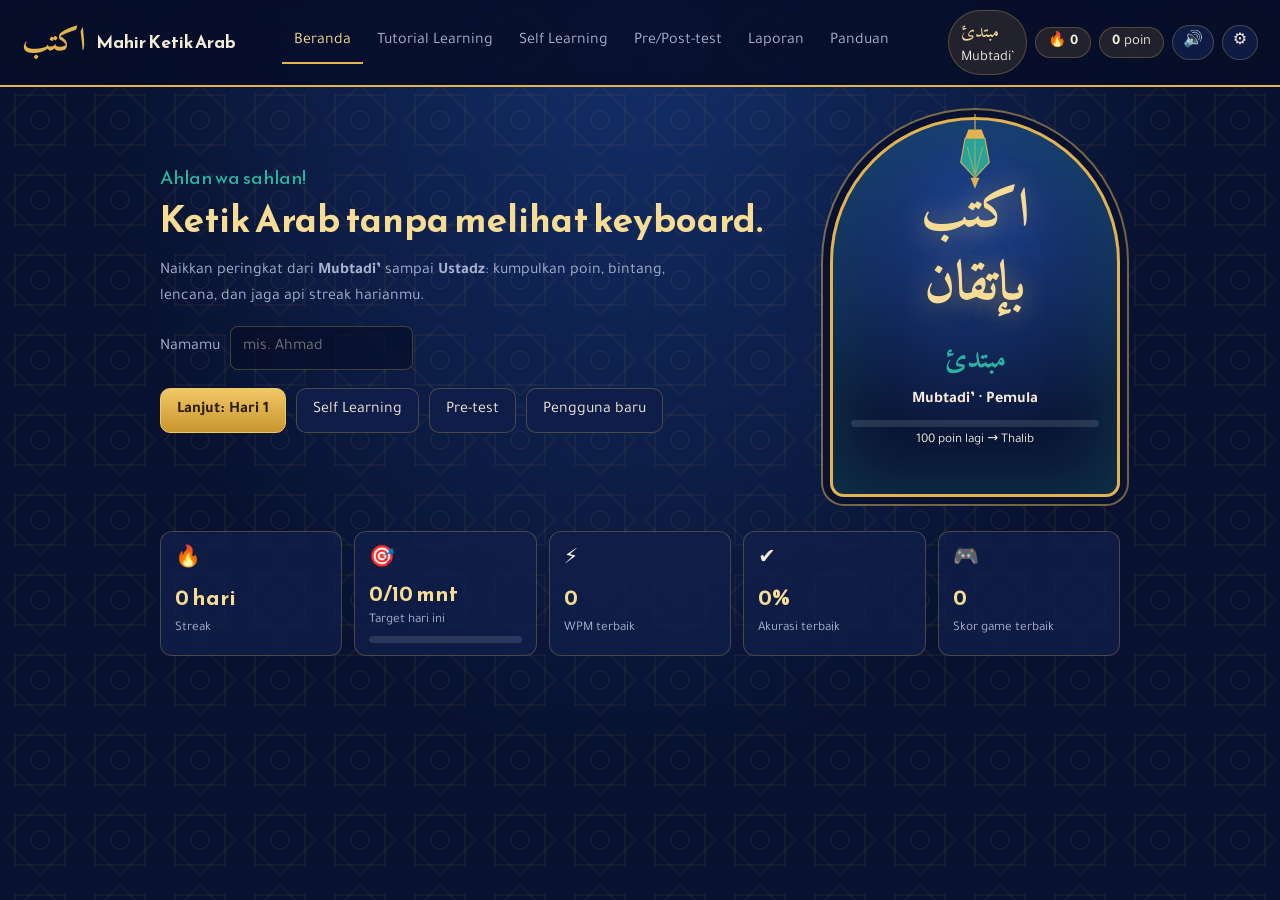
<file: arabic-touch-typing/index.html>
<!DOCTYPE html>
<html lang="id">
<head>
<meta charset="UTF-8">
<meta name="viewport" content="width=device-width, initial-scale=1">
<title>Mahir Ketik Arab – Arabic Touch Typing</title>
<link rel="stylesheet" href="https://fonts.googleapis.com/css2?family=Amiri:wght@400;700&family=Reem+Kufi:wght@500;700&family=Tajawal:wght@400;500;700&display=swap">
<link rel="stylesheet" href="css/style.css">
</head>
<body>
<header class="top">
  <div class="brand"><span class="brand-ar" lang="ar">اكتب</span><span class="brand-t">Mahir Ketik Arab</span></div>
  <nav id="nav">
    <button data-view="home" class="on">Beranda</button>
    <button data-view="tutorial">Tutorial Learning</button>
    <button data-view="self">Self Learning</button>
    <button data-view="test">Pre/Post-test</button>
    <button data-view="report">Laporan</button>
    <button data-view="guide">Panduan</button>
  </nav>
  <div class="tools">
    <span class="chip" id="rankChip"></span>
    <span class="chip" title="Streak harian">🔥 <b id="streakN">0</b></span>
    <span class="chip"><b id="pts">0</b> poin</span>
    <button class="icon" id="btnSound" title="Suara">🔊</button>
    <button class="icon" id="btnSet" title="Pengaturan">⚙</button>
  </div>
</header>

<main>
  <!-- BERANDA -->
  <section id="v-home" class="view">
    <div class="hero">
      <div>
        <p class="greet" id="greet"></p>
        <h1>Ketik Arab tanpa melihat keyboard.</h1>
        <p class="lead">Naikkan peringkat dari <b>Mubtadi’</b> sampai <b>Ustadz</b>: kumpulkan poin, bintang, lencana, dan jaga api streak harianmu.</p>
        <label class="name">Namamu <input id="nameIn" maxlength="24" placeholder="mis. Ahmad"></label>
        <div class="cta">
          <button class="primary" id="btnContinue">Lanjut latihan</button>
          <button data-go="self">Self Learning</button>
          <button data-go="test">Pre-test</button>
          <button id="btnNewUser">Pengguna baru</button>
        </div>
      </div>
      <div class="arch">
        <svg class="fanous" viewBox="0 0 40 80" width="44" aria-hidden="true"><line x1="20" y1="0" x2="20" y2="14" stroke="#e2b34f"/><path d="M14 14h12l3 8H11z" fill="#e2b34f"/><path d="M11 22h18l4 22-13 14L7 44z" fill="#2bb5a0" fill-opacity=".85" stroke="#e2b34f"/><path d="M20 24v32M13 30l7 26M27 30l-7 26" stroke="#e2b34f" stroke-opacity=".6" fill="none"/><path d="M16 58h8l-4 10z" fill="#e2b34f"/></svg>
        <div class="cal" lang="ar">اكتب<br>بإتقان</div>
        <div id="rankBox" class="rankbox"></div>
      </div>
    </div>
    <div id="stats" class="stats"></div>
  </section>

  <!-- TUTORIAL LEARNING (Level + Program 10 Hari) -->
  <section id="v-tutorial" class="view" hidden>
    <h1>Tutorial Learning</h1>
    <p class="lead">Belajar terarah: ikuti <b>Level 1–5</b> secara bertahap, atau jalankan <b>Program 10 Hari</b> (10 pertemuan sesuai modul, bisa diulang).</p>
    <div class="tabs"><button data-tab="lv" class="on">Level 1–5</button><button data-tab="plan">Program 10 Hari</button></div>
    <div id="tab-lv">
      <p class="note">Bintang: ★ akurasi ≥ 80%, ★★ ≥ 90%, ★★★ ≥ 95%.</p>
      <div id="levelList" class="levels"></div>
    </div>
    <div id="tab-plan" hidden>
      <p class="note">Klik sebuah hari untuk memilih materi pertemuannya. Materi pertemuan sebelumnya bisa dipilih lagi untuk diulang. Sesi berhenti otomatis setelah 10 menit, dan hari yang selesai tercentang.</p>
      <div id="planList" class="plan"></div>
    </div>
  </section>

  <!-- SELF LEARNING (game 5 level) -->
  <section id="v-self" class="view" hidden>
    <h1>Self Learning</h1>
    <p class="lead">Satu game untuk setiap level. Pilih level, lalu mainkan sendiri. Skor terbaik: <b id="gBest">0</b></p>
    <div id="selfList" class="levels"></div>
    <div id="gameWrap" hidden>
      <div class="cta"><button id="gameBack">← Pilih game</button></div>
      <div class="gamewrap"><canvas id="gameCv"></canvas><div id="gameOverlay" class="overlay" hidden></div></div>
      <div class="finishbar"><button id="gameFinish" class="danger">Selesai</button></div>
    </div>
  </section>

  <!-- TEST -->
  <section id="v-test" class="view" hidden>
    <h1>Pre-test &amp; Post-test</h1>
    <p class="lead">Ketik <b>satu paragraf</b> yang sama pada pre-test dan post-test (maksimal 3 menit). Waktu mulai berjalan saat huruf pertama diketik. Hasilnya dibandingkan di Laporan.</p>
    <div class="cta"><button class="primary" id="btnPre">Pre-test</button><button id="btnPost">Post-test</button></div>
    <div id="testStatus" class="note"></div>
  </section>

  <!-- LAPORAN -->
  <section id="v-report" class="view" hidden>
    <h1>Laporan evaluasi</h1>
    <p id="repName" class="lead"></p>
    <div id="cmp"></div>
    <h2>Grafik kemajuan</h2>
    <div id="chart"></div>
    <h2>Lencana</h2>
    <div id="badges" class="badges"></div>
    <h2>Riwayat sesi</h2>
    <div id="history"></div>
    <div class="cta"><button id="btnCsv">Unduh CSV</button><button id="btnPrint">Cetak laporan</button><button class="danger" id="btnNewUser2">Ganti pengguna</button></div>
  </section>

  <!-- PANDUAN -->
  <section id="v-guide" class="view" hidden>
    <h1>Panduan &amp; cara kerja</h1>
    <details open><summary>Cara memakai (langkah demi langkah)</summary>
      <ol><li>Isi namamu di Beranda.</li><li>Kerjakan <b>Pre-test</b> (satu paragraf, maks. 3 menit) untuk mengukur kemampuan awal.</li><li>Berlatih lewat <b>Tutorial Learning</b> (Level 1–5 atau Program 10 Hari) dan <b>Self Learning</b> (game tiap level).</li><li>Di halaman mengetik, klik kotak ketik, lalu ketik sesuai teks Arab di atasnya. Timer mulai saat huruf pertama diketik.</li><li>Setelah latihan (mis. 10 hari), kerjakan <b>Post-test</b> dengan paragraf yang sama dan lihat perbandingannya di <b>Laporan</b>.</li></ol></details>
    <details><summary>Sistem keyboard: bawaan vs sistem</summary>
      <p><b>Keyboard Arab bawaan (default):</b> situs mengubah tombol fisikmu menjadi huruf Arab sesuai peta Arabic 101. Tekan <b>F</b> keluar ب, <b>J</b> keluar ت, dan seterusnya. Tanda kecil di tiap tombol layar menunjukkan tombol Latin yang harus ditekan. <b>Shift</b> + tombol menghasilkan harakat (mis. Shift+Q = fathah) dan tanda baca.</p>
      <p><b>Keyboard sistem:</b> pakai layout Arabic (101) dari Windows/Linux/Mac (Win+Spasi). Ubah di ⚙ Pengaturan jika kamu ingin berlatih dengan keyboard sistem asli.</p>
      <p>Tombol di layar juga bisa diklik/diketuk (berguna di HP).</p></details>
    <details><summary>Posisi jari (touch typing)</summary>
      <p>Letakkan jari di <b>home row</b>: ش س ي ب (tangan kiri) dan ت ن م ك (tangan kanan). Tombol <b>F</b> dan <b>J</b> adalah penanda untuk telunjuk. Warna garis di bawah tiap tombol menunjukkan jari:</p>
      <p class="legend"><span class="f0">Kelingking</span><span class="f1">Jari manis</span><span class="f2">Jari tengah</span><span class="f3">Telunjuk</span><span class="f4">Jempol (spasi)</span></p></details>
    <details><summary>Rumus penilaian</summary>
      <ul><li><b>WPM</b> = karakter diketik ÷ 5 ÷ menit</li><li><b>CPM</b> = seluruh karakter ÷ menit</li><li><b>Correct CPM</b> = karakter benar ÷ menit</li><li><b>Akurasi</b> = karakter benar ÷ total × 100%</li><li><b>Kesalahan</b> = karakter salah ÷ total × 100%</li></ul>
      <p>Karakter dibandingkan per posisi dengan teks sumber. Menghapus (Backspace) dan memperbaiki diperbolehkan; yang dihitung adalah hasil akhir.</p></details>
    <details><summary>Poin, bintang, peringkat, lencana, streak</summary>
      <ul><li><b>Poin</b> = (Correct CPM × akurasi) ÷ 10 + 5 per bintang + 1 per 10 combo + 10 jika lebih baik dari sesi sebelumnya. Tes memberi 20 poin.</li><li><b>Bintang</b>: ★ ≥ 80%, ★★ ≥ 90%, ★★★ ≥ 95%.</li><li><b>Peringkat</b>: Mubtadi’ (0) → Thalib (100) → Katib (300) → Adib (700) → Khattat (1500) → Ustadz (3000).</li><li><b>Combo</b>: jumlah huruf benar beruntun. Combo 50 membuka lencana.</li><li><b>Streak</b>: berlatih tiap hari menambah 🔥. Lewat sehari, streak mulai lagi dari 1.</li><li><b>Lencana</b>: lihat syarat di halaman Laporan; contoh “Teliti” = akurasi ≥ 95%.</li></ul></details>
    <details><summary>Mode latihan</summary>
      <ul><li><b>Tutorial Learning › Level 1–5</b>: huruf → kata pendek 2–3 huruf (tangan kiri → tangan kanan → gabungan) → kata → kalimat → paragraf.</li><li><b>Self Learning</b>: satu game per level: <b>Hujan Huruf</b> (L1), <b>Tebak Gambar</b> (L2), <b>Bom Waktu</b> (L3), <b>Pelari Rintangan</b> (L4), dan <b>Balapan Paragraf</b> melawan robot (L5). Tombol <b>Selesai</b> di bagian bawah mengakhiri sesi setelah konfirmasi, dan hasil sampai saat itu tetap dihitung.</li><li><b>Tutorial Learning › Program 10 Hari</b>: tiap hari = satu pertemuan modul: 1–5 huruf per kelompok jari, 6 huruf acak, 7 dua dan tiga huruf, 8 empat huruf atau lebih, 9 kalimat (tanpa dan dengan harakat), 10 teks bertingkat dan post-test. Klik hari untuk memilih materi, dan pilih nomor pertemuan sebelumnya untuk mengulang.</li><li><b>Pre/Post-test</b>: satu paragraf yang sama, maks. 3 menit, hasilnya masuk Laporan.</li></ul></details>
    <details><summary>Tips &amp; tanya-jawab</summary>
      <ul><li>Utamakan akurasi dulu, kecepatan akan menyusul.</li><li>Jangan melirik keyboard; lihat teks di layar.</li><li>Berlatih 10–15 menit tiap hari lebih efektif daripada sekali lama.</li><li><b>Data disimpan di mana?</b> Hanya di browser perangkat ini, tanpa database dan tanpa server. Bila ada orang lain yang mau memakai, tekan <b>Pengguna baru</b> (Beranda) atau <b>Ganti pengguna</b> (Laporan): semua data pengguna sebelumnya dihapus dan tidak bisa dikembalikan. Unduh CSV atau cetak laporan dulu bila masih dibutuhkan.</li><li><b>Teks tidak bisa ditempel (paste)?</b> Memang dinonaktifkan agar tes adil.</li></ul></details>
  </section>

  <!-- AREA MENGETIK -->
  <section id="v-stage" class="view" hidden>
    <div class="stagebar">
      <button id="btnBack">← Keluar</button>
      <div id="stTitle" class="st-title"></div>
      <div class="live"><span>Waktu <b id="lvTime">0:00</b></span><span>WPM <b id="lvWpm">0</b></span><span>Akurasi <b id="lvAcc">100%</b></span><span id="combo" class="combo"></span></div>
    </div>
    <div class="bar"><i id="prog"></i></div>
    <div id="race" class="race" hidden><div><span>Kamu</span><b><i id="raceMe"></i></b></div><div><span>Robot 🤖</span><b><i id="raceBot"></i></b></div></div>
    <div id="kbWarn" class="warn" hidden>Huruf Latin terdeteksi. Aktifkan “Keyboard Arab bawaan” di ⚙ Pengaturan atau ganti keyboard sistem ke Arabic.</div>
    <div id="target" class="target" dir="rtl" lang="ar"></div>
    <textarea id="input" class="input" dir="rtl" lang="ar" rows="3" spellcheck="false" autocomplete="off" autocapitalize="off" placeholder="اكتب هنا… (klik di sini lalu ketik)"></textarea>
    <div id="kb" class="kb" dir="ltr"></div>
    <p class="note">Mode: <b id="kbModeLbl"></b> · ubah di ⚙ · tanda kecil di tombol = tombol Latin yang ditekan · garis putus-putus = tahan Shift</p>
    <div class="finishbar"><button id="btnFinish" class="danger">Selesai</button></div>
  </section>
</main>

<!-- HASIL -->
<div id="result" class="modal" hidden><div class="card">
  <div id="rStars" class="stars"></div>
  <h2 id="rTitle">Hasil</h2>
  <div id="rGrid" class="rgrid"></div>
  <p id="rExtra" class="extra"></p>
  <div class="cta"><button class="primary" id="rAgain">Ulangi</button><button id="rClose">Selesai</button></div>
</div></div>

<!-- GANTI PENGGUNA -->
<div id="newUser" class="modal" hidden><div class="card">
  <h2>Ganti pengguna?</h2>
  <p>Semua data pengguna ini di perangkat ini akan <b>dihapus</b>: nama, poin, peringkat, lencana, riwayat sesi, serta hasil pre-test dan post-test. Data tidak bisa dikembalikan, dan pengguna berikutnya mulai dari awal.</p>
  <p class="note">Simpan dulu laporannya kalau masih dibutuhkan.</p>
  <div class="cta"><button id="nuCsv">Unduh laporan (CSV)</button><button id="nuPrint">Cetak laporan</button></div>
  <div class="cta"><button class="danger" id="nuYes">Ya, hapus dan mulai pengguna baru</button><button class="primary" id="nuNo">Batal</button></div>
</div></div>

<!-- KONFIRMASI SELESAI -->
<div id="confirm" class="modal" hidden><div class="card">
  <h2>Selesaikan sekarang?</h2>
  <p id="cfText">Apakah Anda yakin ingin menyelesaikannya? Hasil sampai saat ini akan dihitung.</p>
  <div class="cta"><button class="danger" id="cfYes">Ya, selesaikan</button><button class="primary" id="cfNo">Lanjutkan</button></div>
</div></div>

<!-- PILIH MATERI PERTEMUAN -->
<div id="meet" class="modal" hidden><div class="card wide">
  <h2 id="mTitle"></h2>
  <p class="note" id="mSub"></p>
  <div class="chips" id="mChips"></div>
  <div id="mOpts" class="levels"></div>
  <p class="note" id="mPr"></p>
  <div class="cta"><button id="mClose">Tutup</button></div>
</div></div>

<!-- PENGATURAN -->
<div id="settings" class="modal" hidden><div class="card">
  <h2>Pengaturan</h2>
  <label class="fld">Nama <input id="sName" maxlength="24"></label>
  <label class="fld">Mode keyboard
    <select id="sKb"><option value="builtin">Keyboard Arab bawaan situs (disarankan)</option><option value="system">Keyboard sistem (Arabic 101)</option></select></label>
  <label class="chk"><input type="checkbox" id="sSound"> Efek suara</label>
  <label class="chk"><input type="checkbox" id="sShowKb"> Tampilkan papan tombol &amp; petunjuk tombol</label>
  <div class="cta"><button class="primary" id="sClose">Simpan</button><button class="danger" id="sReset">Ganti pengguna (hapus data)</button></div>
</div></div>

<script src="js/data.js"></script>
<script src="js/engine.js"></script>
<script src="js/game.js"></script>
<script src="js/app.js"></script>
</body>
</html>
</file>
<file: arabic-touch-typing/css/style.css>
:root{--night:#081230;--night2:#0e1d45;--card:rgba(16,31,74,.82);--gold:#e2b34f;--gold2:#f6dc94;--teal:#2bb5a0;--ink:#f3ecd8;--mut:#a9b3d1;--line:rgba(226,179,79,.28);--ok:#5fdca0;--bad:#ff7b7b;--okbg:rgba(95,220,160,.14);--badbg:rgba(255,123,123,.18)}
*{box-sizing:border-box}
body{margin:0;color:var(--ink);font:16px/1.6 Tajawal,system-ui,sans-serif;min-height:100vh;
 background:radial-gradient(ellipse at top,#14306b 0,var(--night) 60%) fixed,var(--night)}
body::before{content:"";position:fixed;inset:0;pointer-events:none;opacity:.9;
 background-image:url("data:image/svg+xml,%3Csvg xmlns='http://www.w3.org/2000/svg' width='80' height='80' viewBox='0 0 80 80'%3E%3Cg fill='none' stroke='%23e2b34f' stroke-opacity='.10' stroke-width='1.2'%3E%3Crect x='15' y='15' width='50' height='50'/%3E%3Crect x='15' y='15' width='50' height='50' transform='rotate(45 40 40)'/%3E%3Ccircle cx='40' cy='40' r='9'/%3E%3C/g%3E%3C/svg%3E")}
header,main{position:relative}
h1,h2,.brand-t,.cal,.greet{font-family:"Reem Kufi",Tajawal,sans-serif}
h1{font-size:2.3rem;line-height:1.25;margin:.1em 0 .4em;color:var(--gold2)}
h2{margin:1.8em 0 .7em;color:var(--gold);font-size:1.4rem}
.ar,[lang=ar]{font-family:Amiri,"Traditional Arabic",serif}
.top{display:flex;flex-wrap:wrap;gap:10px 18px;align-items:center;justify-content:space-between;padding:10px 22px;background:rgba(6,14,40,.9);border-bottom:2px solid var(--gold);backdrop-filter:blur(6px);position:sticky;top:0;z-index:5}
.brand{display:flex;align-items:center;gap:10px}.brand-ar{font:700 2rem Amiri,serif;color:var(--gold)}.brand-t{font-weight:700;font-size:1.1rem}
nav{display:flex;flex-wrap:wrap;gap:2px}
nav button{background:transparent;color:var(--mut);border:0;padding:8px 12px;border-radius:8px;cursor:pointer;font:inherit;border-bottom:2px solid transparent;border-radius:0}
nav button:hover{color:var(--ink)}nav button.on{color:var(--gold2);border-bottom-color:var(--gold)}
.tools{display:flex;gap:8px;align-items:center;flex-wrap:wrap}
.chip{background:rgba(226,179,79,.12);border:1px solid var(--line);border-radius:99px;padding:3px 12px;font-size:.92rem}
.chip .ar{font-size:1.15rem;color:var(--gold2)}
button.icon{padding:4px 10px;border-radius:99px;font-size:1rem}
main{max-width:1000px;margin:0 auto;padding:30px 20px 70px}
.lead{color:var(--mut);max-width:62ch}.note{color:var(--mut);font-size:.88rem;max-width:80ch;margin-top:16px}
button{font:inherit;border:1px solid var(--line);background:rgba(16,31,74,.9);color:var(--ink);padding:9px 16px;border-radius:10px;cursor:pointer}
button:hover{border-color:var(--gold)}
button.primary{background:linear-gradient(#f0c866,#c9962e);color:#2b1c00;border-color:#f0c866;font-weight:700}
button.danger{color:var(--bad)}
button:focus-visible,textarea:focus-visible,input:focus-visible,select:focus-visible,summary:focus-visible{outline:3px solid var(--teal);outline-offset:2px}
.view[hidden],.modal[hidden],.overlay[hidden],.warn[hidden],.kb[hidden]{display:none}
.cta{display:flex;gap:10px;flex-wrap:wrap;margin:18px 0}
/* hero */
.hero{display:grid;grid-template-columns:1fr 290px;gap:34px;align-items:center}
.greet{color:var(--teal);margin:0;font-size:1.2rem}
.name{display:flex;gap:10px;align-items:center;color:var(--mut)}.name input,.fld input,.fld select{background:rgba(6,14,40,.7);border:1px solid var(--line);color:var(--ink);border-radius:8px;padding:8px 12px;font:inherit}
.arch{position:relative;width:290px;min-height:380px;border-radius:145px 145px 14px 14px;border:3px solid var(--gold);padding:56px 18px 20px;text-align:center;
 box-shadow:0 0 0 7px var(--night),0 0 0 9px rgba(226,179,79,.5),inset 0 0 70px rgba(43,181,160,.22);background:radial-gradient(circle at 50% 25%,#1e438f,#0a1636 72%)}
.fanous{position:absolute;top:-6px;left:50%;margin-left:-22px;transform-origin:50% 0;animation:sway 5s ease-in-out infinite}
@keyframes sway{50%{transform:rotate(7deg)}0%,100%{transform:rotate(-7deg)}}
.cal{font:700 3.4rem/1.35 Amiri,serif;color:var(--gold2);text-shadow:0 0 26px rgba(226,179,79,.55)}
.rankbox{margin-top:12px;display:grid;gap:3px;justify-items:center}.rk-ar{font:700 1.8rem Amiri,serif;color:var(--teal)}
.xp{width:100%;height:7px;background:rgba(255,255,255,.12);border-radius:4px;overflow:hidden;margin-top:4px}.xp i{display:block;height:100%;background:linear-gradient(90deg,var(--teal),var(--gold));border-radius:4px}
.stats{display:grid;grid-template-columns:repeat(auto-fit,minmax(150px,1fr));gap:12px;margin-top:34px}
.stat{background:var(--card);border:1px solid var(--line);border-radius:12px;padding:12px 14px;display:grid;gap:0}
.stat span{font-size:1.3rem}.stat b{font:700 1.35rem "Reem Kufi",sans-serif;color:var(--gold2)}.stat small{color:var(--mut)}
.steps{display:grid;grid-template-columns:repeat(auto-fit,minmax(240px,1fr));gap:12px}
.steps div{background:var(--card);border:1px solid var(--line);border-radius:12px;padding:14px 16px}.steps p{margin:.3em 0 0;color:var(--mut);font-size:.95rem}
a{color:var(--teal)}
.badges{display:grid;grid-template-columns:repeat(auto-fill,minmax(190px,1fr));gap:12px}
.badge{border:1px dashed var(--line);border-radius:12px;padding:12px;opacity:.45;filter:grayscale(.6)}
.badge.got{opacity:1;filter:none;border:1px solid var(--gold);background:var(--card);box-shadow:0 0 18px rgba(226,179,79,.18)}
.badge b{display:block;color:var(--gold2)}.badge small{color:var(--mut)}
/* daftar */
.levels,.plan{display:grid;gap:10px}
.row{display:flex;gap:14px;align-items:center;justify-content:space-between;background:var(--card);border:1px solid var(--line);border-radius:12px;padding:14px 18px;flex-wrap:wrap}
.row .ar{font-size:1.5rem;color:var(--gold2)}.row p{margin:2px 0 0;color:var(--mut);font-size:.92rem}.row.done{border-color:var(--ok)}
.sub{display:flex;gap:8px;flex-wrap:wrap}.st{display:block;color:var(--gold);font-size:.8rem;letter-spacing:2px}
/* mengetik */
.stagebar{display:flex;gap:14px;align-items:center;justify-content:space-between;flex-wrap:wrap}
.st-title{font:700 1.1rem "Reem Kufi",sans-serif;color:var(--gold2)}.live{display:flex;gap:16px;color:var(--mut);flex-wrap:wrap}.live b{color:var(--ink)}
.combo{color:#ffb454;font-weight:700;min-width:100px}
.bar{height:7px;background:rgba(255,255,255,.12);border-radius:4px;margin:10px 0 14px}.bar i{display:block;height:100%;width:0;background:linear-gradient(90deg,var(--teal),var(--gold));border-radius:4px;transition:width .15s}
.warn{background:rgba(255,123,123,.15);border:1px solid var(--bad);border-radius:10px;padding:8px 14px;margin-bottom:10px}
.target{font-family:Amiri,"Traditional Arabic",serif;font-size:2.1rem;line-height:2.4;background:rgba(5,12,34,.75);border:1px solid var(--gold);border-radius:14px;padding:12px 22px;min-height:150px;max-height:300px;overflow:auto;text-align:right;
 box-shadow:inset 0 0 0 5px var(--night),inset 0 0 0 6px rgba(226,179,79,.35);white-space:pre-wrap}
.w{display:inline-block;white-space:nowrap}
.target span.ok{color:var(--ok);background:var(--okbg)}
.target span.bad{color:var(--bad);background:var(--badbg);text-decoration:underline wavy}
.target span.cur{border-bottom:3px solid var(--gold);background:rgba(226,179,79,.18)}
.input{width:100%;margin-top:12px;font:1.6rem Amiri,serif;border:2px solid var(--line);border-radius:12px;padding:10px 16px;background:rgba(5,12,34,.85);color:var(--ink);resize:none}
.input:focus{border-color:var(--gold)}
.kb{margin:18px auto 0;display:flex;flex-direction:column;gap:5px;align-items:center;max-width:780px}
.kr{display:flex;gap:5px}
.k{width:50px;height:52px;border:1px solid var(--line);background:rgba(16,31,74,.9);border-radius:9px;display:grid;place-items:center;font:1.45rem Amiri,serif;position:relative;cursor:pointer;user-select:none}
.k small{position:absolute;bottom:1px;left:5px;font:700 .62rem Tajawal,sans-serif;color:var(--gold)}
.k em{position:absolute;top:1px;right:5px;font:normal .65rem Amiri,serif;color:var(--mut)}
.k.space{width:300px}.k.home{border-bottom-width:3px;border-bottom-color:var(--gold2)}
.k.next{background:linear-gradient(#f0c866,#c9962e);color:#2b1c00;border-color:#f6dc94;transform:translateY(-3px);box-shadow:0 6px 16px rgba(226,179,79,.45)}
.k.next small,.k.next em{color:#4a3000}.k.shift{outline:2px dashed var(--teal);outline-offset:2px}
.f0{box-shadow:inset 0 -4px #9a7be0}.f1{box-shadow:inset 0 -4px #4aa3f0}.f2{box-shadow:inset 0 -4px #3cc88f}.f3{box-shadow:inset 0 -4px #e2b34f}.f4{box-shadow:inset 0 -4px #aab}
.k.next.f0,.k.next.f1,.k.next.f2,.k.next.f3,.k.next.f4{box-shadow:0 6px 16px rgba(226,179,79,.45)}
.legend{display:flex;gap:10px;flex-wrap:wrap}.legend span{padding:4px 12px;border-radius:8px;background:rgba(16,31,74,.9)}
/* game */
.gamewrap{position:relative;max-width:720px}
#gameCv{width:100%;aspect-ratio:720/440;display:block;border:2px solid var(--gold);border-radius:14px;background:#0c1a46}
.overlay{position:absolute;inset:0;display:grid;place-content:center;justify-items:center;text-align:center;background:rgba(6,14,40,.86);border-radius:14px;padding:20px}
/* modal */
.modal{position:fixed;inset:0;background:rgba(2,6,20,.75);display:grid;place-items:center;padding:16px;z-index:20}
.card{background:#0f1f4b;border:2px solid var(--gold);border-radius:18px;padding:24px;max-width:540px;width:100%;box-shadow:0 0 0 6px var(--night),0 0 40px rgba(226,179,79,.25)}
.card h2{margin:.2em 0 .6em}.stars{font-size:2.4rem;color:var(--gold);text-align:center;letter-spacing:6px}
.rgrid{display:grid;grid-template-columns:repeat(auto-fit,minmax(130px,1fr));gap:10px}
.rgrid div{border:1px solid var(--line);border-radius:10px;padding:10px;background:rgba(5,12,34,.5)}.rgrid b{display:block;font:700 1.5rem "Reem Kufi",sans-serif;color:var(--gold2)}.rgrid span{color:var(--mut);font-size:.85rem}
.extra{color:var(--ok)}
.fld{display:grid;gap:4px;margin:10px 0;color:var(--mut)}.chk{display:flex;gap:8px;margin:8px 0}
/* panduan, tabel */
details{background:var(--card);border:1px solid var(--line);border-radius:12px;margin:10px 0;padding:4px 18px}
summary{cursor:pointer;padding:10px 0;font:700 1.05rem "Reem Kufi",sans-serif;color:var(--gold2)}
details p,details li{color:var(--ink)}details[open]{padding-bottom:12px}
table{width:100%;border-collapse:collapse;background:var(--card);border-radius:12px;overflow:hidden;border:1px solid var(--line)}
th,td{padding:10px 12px;border-bottom:1px solid var(--line);text-align:left}th{color:var(--gold2)}
.up{color:var(--ok)}.down{color:var(--bad)}
.chart{width:100%;max-width:640px;background:var(--card);border:1px solid var(--line);border-radius:12px}
@media(max-width:800px){.hero{grid-template-columns:1fr}.arch{margin:20px auto 0}h1{font-size:1.8rem}.k{width:30px;height:40px;font-size:1.1rem}.k small,.k em{display:none}.k.space{width:160px}.target{font-size:1.6rem}}
@media(prefers-reduced-motion:reduce){*{animation:none!important;transition:none!important}}
@media print{body::before,.top,.cta,#v-report h2+#chart{display:none}body{background:#fff;color:#000}table,.card{background:#fff;color:#000}th,td{color:#000}}

/* tab Tutorial Learning */
.tabs{display:flex;gap:8px;margin:14px 0}
.tabs button{background:var(--card);color:var(--mut);border:1px solid var(--line);padding:9px 18px;border-radius:999px;cursor:pointer;font:inherit}
.tabs button.on{color:#0a1636;background:var(--gold);border-color:var(--gold);font-weight:700}
/* balapan paragraf */
.race{display:grid;gap:6px;margin:0 0 12px}
.race[hidden]{display:none}
.race>div{display:flex;align-items:center;gap:10px}.race span{width:70px;font-size:.85rem;color:var(--mut)}
.race b{flex:1;height:12px;background:rgba(255,255,255,.12);border-radius:6px;overflow:hidden}
.race i{display:block;height:100%;width:0;background:linear-gradient(90deg,var(--teal),var(--gold));transition:width .2s}
#raceBot{background:linear-gradient(90deg,#8b5cf6,#ec4899)}
[hidden]{display:none!important}

.finishbar{display:flex;justify-content:flex-start;margin:16px 0 4px}
.finishbar button{min-width:130px}
#confirm p{color:var(--mut);margin:.2em 0 1em;line-height:1.5}

/* pilih materi pertemuan */
.card.wide{max-width:680px;max-height:90vh;overflow:auto}
.chips{display:flex;flex-wrap:wrap;gap:6px;align-items:center;margin:10px 0}
.chips span{color:var(--mut);font-size:.9rem;margin-right:4px}
.chips button{min-width:42px;padding:6px 10px;border-radius:999px}
.chips button.on{background:var(--gold);color:#0a1636;border-color:var(--gold);font-weight:700}
.ar{display:block;margin-top:4px;font-family:Amiri,serif;font-size:1.2rem;color:var(--gold);overflow:hidden;white-space:nowrap;text-overflow:ellipsis;max-width:100%}
#mPr{word-break:break-all}#mPr a{color:var(--teal)}
</file>
